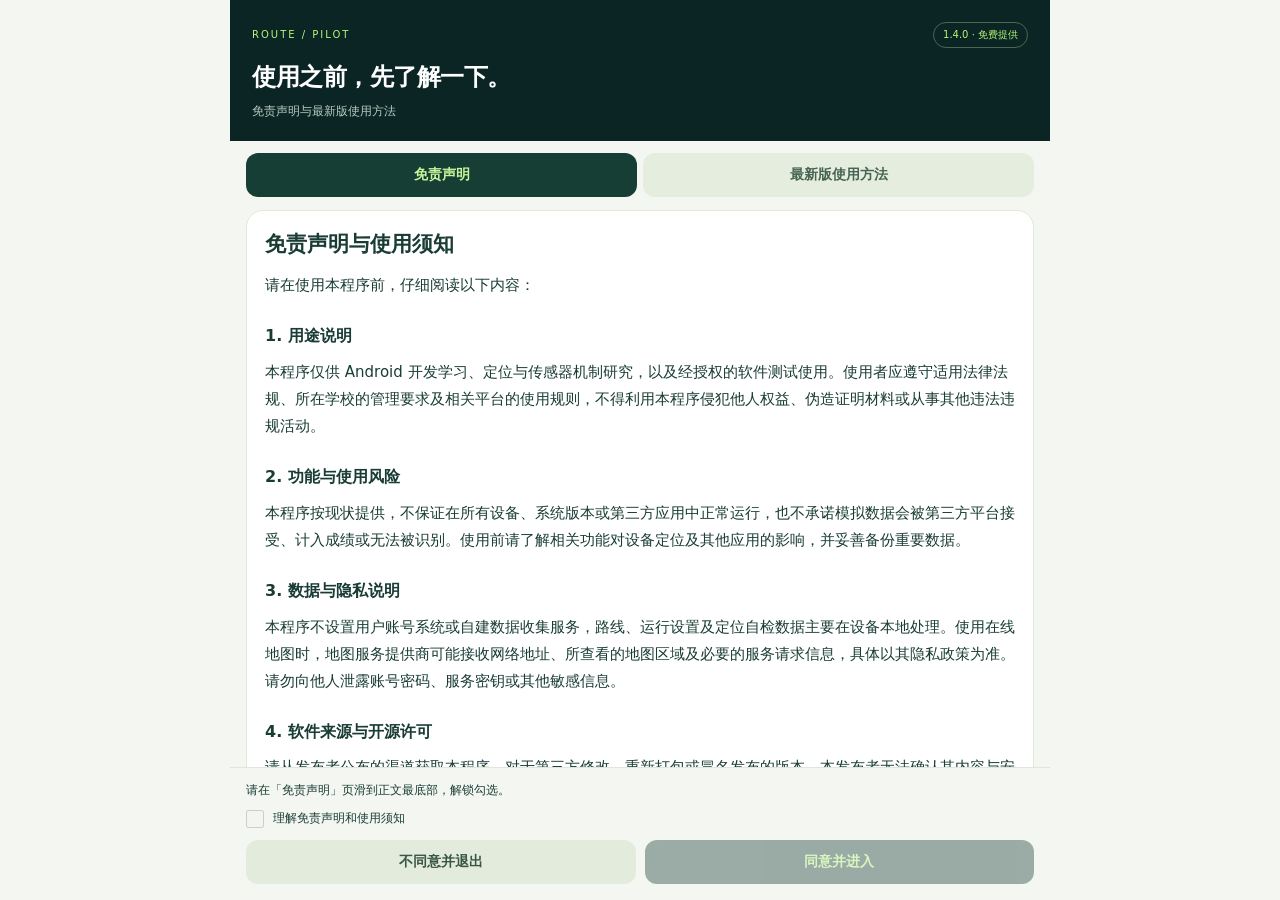
<file: app/src/main/assets/startup.html>
<!doctype html><html lang="zh-CN"><head><meta charset="utf-8"><meta name="viewport" content="width=device-width,initial-scale=1"><meta http-equiv="Content-Security-Policy" content="default-src 'self'; img-src 'none'; style-src 'self' 'unsafe-inline'; script-src 'self' 'unsafe-inline'; connect-src 'none'"><title>路线助手 · 启动说明</title><link rel="stylesheet" href="startup.css"></head><body><div class="shell"><header><div class="topline"><span>ROUTE / PILOT</span><span class="version">1.4.0 · 免费提供</span></div><h1>使用之前，先了解一下。</h1><p>免责声明与最新版使用方法</p></header><nav role="tablist" aria-label="启动说明"><button id="noticeTab" role="tab" aria-controls="noticePanel" aria-selected="true" onclick="noticeTab('notice')">免责声明</button><button id="guideTab" role="tab" aria-controls="guidePanel" aria-selected="false" onclick="noticeTab('guide')">最新版使用方法</button></nav><main id="reading" tabindex="0" aria-label="说明正文"><p id="activeReminder" class="reminder" hidden>当前模拟仍在运行。查看说明不会停止模拟，可返回主界面后停止。</p><article id="noticePanel" role="tabpanel" aria-labelledby="noticeTab"><h2>免责声明与使用须知</h2><p>请在使用本程序前，仔细阅读以下内容：</p><section><h3>1. 用途说明</h3><p>本程序仅供 Android 开发学习、定位与传感器机制研究，以及经授权的软件测试使用。使用者应遵守适用法律法规、所在学校的管理要求及相关平台的使用规则，不得利用本程序侵犯他人权益、伪造证明材料或从事其他违法违规活动。</p></section><section><h3>2. 功能与使用风险</h3><p>本程序按现状提供，不保证在所有设备、系统版本或第三方应用中正常运行，也不承诺模拟数据会被第三方平台接受、计入成绩或无法被识别。使用前请了解相关功能对设备定位及其他应用的影响，并妥善备份重要数据。</p></section><section><h3>3. 数据与隐私说明</h3><p>本程序不设置用户账号系统或自建数据收集服务，路线、运行设置及定位自检数据主要在设备本地处理。使用在线地图时，地图服务提供商可能接收网络地址、所查看的地图区域及必要的服务请求信息，具体以其隐私政策为准。请勿向他人泄露账号密码、服务密钥或其他敏感信息。</p></section><section><h3>4. 软件来源与开源许可</h3><p>请从发布者公布的渠道获取本程序。对于第三方修改、重新打包或冒名发布的版本，本发布者无法确认其内容与安全性。本程序涉及的开源代码及第三方组件，保留原作者署名并遵循各自许可证；本声明不限制相关许可证依法授予使用者的权利。</p></section><section><h3>5. 责任说明</h3><p>因不当操作、违反第三方规则或擅自修改程序所产生的后果，由相关行为人依法承担。本声明不排除或限制法律规定不得免除或限制的责任，也不替代任何第三方平台的规则或授权。</p></section><p class="publisher">本程序的开发、维护及发布由B站用户“后藤一里的发带”负责。程序完全免费提供，不收取下载费、使用费、激活费、会员费或其他使用费用。任何第三方收费行为均不代表本发布者。所引用的开源项目及第三方组件，其原有署名与授权保持不变。</p></article><article id="guidePanel" role="tabpanel" aria-labelledby="guideTab" hidden><h2>最新版使用方法</h2><p class="lead">适用于路线助手 1.4.0。首次使用需将免责声明滑到末尾后勾选确认；确认保存在本机，以后直接进入主界面，说明仍可随时重新查看。</p>
<section><h3>1. 开启定位与必要权限</h3><p>开启手机定位服务，允许路线助手使用精确位置。建议允许通知，以便通过通知栏暂停、继续或停止。</p><p>进入手机开发者选项 → 选择模拟位置信息应用 → 选择「路线助手」。本程序不需要 Root 或 USB 调试。主界面底部有开发者选项和本应用设置快捷入口；若系统不支持直达，会尝试系统设置入口。开发者选项尚未开启时仍需手动开启。</p></section>
<section><h3>2. 加载地图</h3><p>在「规划路线」中选择「自动选择（备用优先）」。没有天地图 Key 时，先尝试 OSM France / HOT 备用地图，再尝试标准 OpenStreetMap；连接无响应约 12 秒会切换下一源，每轮仅尝试有限次。</p><p>地图空白时可切换地图源、点击「重新加载」，或换 Wi-Fi／移动数据。使用天地图道路图或卫星图，需要在「天地图 Key 设置」中填写自己有权使用的地图服务 Key。</p><p>所有在线底图都需要网络，不能保证在所有网络中可访问。地图不可用时，仍可通过坐标或 GPX 设置路线。</p></section>
<section><h3>3. 设置路线与 GPX</h3><p>点击「我的位置」，在停止模拟时获取真实位置；也可以输入 WGS84 纬度、经度找到地点。可用「全屏地图」精细选点，也可拖动地图将十字准星对准目标，点击「添加中心点」。显示比例尺和中心坐标；更高缩放会放大现有图片，不会凭空增加地物细节。天地图卫星影像需配置 Key。</p><p>至少添加 2 个点，最多 10000 个点。各点以直线相连，不会自动沿道路导航。勾选「闭环循环」时，末点会连接起点并循环。</p><p>已有 .gpx 文件时，可展开「导入 / 导出 GPX」导入，或将当前路线导出保存。GPX 是路线文件，不能补充底图。请勿直接使用高德／百度坐标，以免偏移。</p></section>
<section><h3>4. 设置速度与目标距离</h3><p>速度范围为 0.5–30 km/h，默认 8 km/h；目标距离为 0–100 km，默认 2 km。目标为 0 表示不限距离。</p><p>关闭循环时，到达路线末点或目标距离即停止，以先到者为准。循环且目标为 0 时持续运行，需要手动停止。</p></section>
<section><h3>5. 预定位、开始、暂停与停止</h3><p>若其他应用出现零里程或信号差，可先点击「预定位」：本程序在路线起点持续发送静止位置，不累计模拟里程或时间。确认定位后，再用「继续」开始移动。预定位并不增强卫星信号，也不保证其他应用接受位置。</p><p>点击「开始模拟」后可切换其他应用。暂停时保留当前位置并发送速度为 0 的位置；继续后从该处移动。通知栏也提供暂停／继续和停止入口。</p><p>结束时点击「停止」以释放模拟位置。系统重新获得真实位置可能需要等待；使用其他导航前，请先停止模拟。结束后也可将手机模拟位置应用切回「无」。</p><p>荣耀手机如发生后台停止，可在「应用启动管理」中允许路线助手后台活动；不同系统的名称可能不同。</p></section>
<section><h3>6. 卫星位置兼容</h3><p>该模式为实验功能，默认关闭，需要停止模拟后才能切换。打开后提高位置发送频率并附带历史定位字段，耗电可能增加。</p><p>这项设置不增强真实卫星信号，不隐藏系统的模拟位置标记，也不模拟步频或步幅。无法保证消除其他应用的 GPS 弱提示或通过其检查。</p></section>
<section><h3>7. GPS 弱时使用定位自检</h3><p>分别在「停止模拟」和「开始模拟」后各点击一次「开始定位自检」。每次持续 30 秒，需保持路线助手页面可见；离开页面会结束自检。</p><p>自检展示定位权限、GPS 开关、模拟应用选择，以及本应用收到的位置回调次数、精度字段、数据时效、模拟标记和系统卫星状态。未收到卫星回调不等于卫星数为 0。</p><p>自检仅反映路线助手收到的数据，不代表运动世界等其他应用已接收或认可。遇到问题可记录两次自检结果，便于排查。</p></section>
<section><h3>8. 本版本的范围</h3><p>当前交付的是手机端定位模拟与自检应用。尚未包含手机虚拟安卓、系统传感器注入、步频／步幅模拟或反检测功能。其他平台是否接受模拟数据、是否计入成绩，仍需实际验证，程序不作保证。</p></section></article></main><footer><p id="readingHint" style="font-size:12px;margin:0 0 8px">请先将免责声明滑到最底部。</p><label id="acceptance"><input id="noticeRead" type="checkbox" disabled onchange="noticeReady()"><span>理解免责声明和使用须知</span></label><div class="actions"><button id="closeButton" class="secondary" onclick="Native.closeIntro()">不同意并退出</button><button id="enterButton" class="primary" disabled onclick="noticeEnter()">同意并进入</button></div></footer></div><script src="startup.js"></script></body></html>
</file>
<file: app/src/main/assets/startup.css>
:root{color-scheme:light;--dark:#123a35;--muted:#62776e;--lime:#b5f779}*{box-sizing:border-box}body{margin:0;background:#f3f6f1;color:#193c35;font:15px/1.8 system-ui,-apple-system,sans-serif}.shell{height:100vh;height:100dvh;max-width:820px;margin:auto;display:flex;flex-direction:column}header{padding:22px 22px 19px;background:#0b2524;color:#fff;flex-shrink:0}.topline{display:flex;align-items:center;justify-content:space-between;gap:8px;font-size:10px;letter-spacing:2px;color:var(--lime)}.version{letter-spacing:0;border:1px solid #4b6652;border-radius:20px;padding:3px 9px;white-space:nowrap}h1{font-size:24px;line-height:1.4;margin:13px 0 6px;letter-spacing:-.5px}header p{margin:0;color:#b6cbc1;font-size:12px}nav{display:flex;gap:6px;padding:12px 16px 0;flex-shrink:0}button{font:inherit;font-size:14px;font-weight:600;cursor:pointer;border:0;border-radius:12px;padding:12px 10px;line-height:1.4}nav button{flex:1;min-width:0;background:#e4edde;color:#466452}nav button[aria-selected=true]{background:#173e35;color:#c6f69b}main{flex:1;min-height:0;overflow:auto;padding:13px 16px 20px;overscroll-behavior:contain;scrollbar-width:thin}article{background:#fff;border:1px solid #e0e8da;border-radius:17px;padding:18px}h2{font-size:21px;line-height:1.5;margin:0 0 12px}h3{font-size:16px;margin:23px 0 7px}p{margin:8px 0;overflow-wrap:anywhere}.lead{color:var(--muted);font-size:13px}.publisher{margin-top:23px;padding:14px;background:#edf6e5;border-left:3px solid #7ca650;border-radius:8px;font-weight:600;font-size:14px}.reminder{font-size:12px;padding:11px;background:#fff1d3;border-radius:9px}footer{flex-shrink:0;padding:12px 16px 16px;background:#f3f6f1;border-top:1px solid #dfe8d8}label{display:flex;gap:9px;align-items:flex-start;font-size:12px;line-height:1.6;margin:0 0 12px}input{width:18px;height:18px;flex-shrink:0;accent-color:#204d3a;margin:1px 0 0}.actions{display:flex;gap:9px}.actions button{flex:1;min-width:0}.primary{background:#173e35;color:var(--lime)}.secondary{background:#e3ebdd;color:#375743}button:disabled{opacity:.4;cursor:default}[hidden]{display:none!important}button:focus-visible,input:focus-visible,main:focus-visible{outline:3px solid #6d9a53;outline-offset:2px}@media(max-height:620px){header{padding:12px 16px}h1{font-size:20px;margin:8px 0 3px}nav{padding-top:8px}footer{padding-top:8px;padding-bottom:10px}}@media(max-width:350px){header{padding-left:16px;padding-right:16px}h1{font-size:21px}nav,main,footer{padding-left:10px;padding-right:10px}article{padding:14px}.topline{letter-spacing:1px}}
</file>
